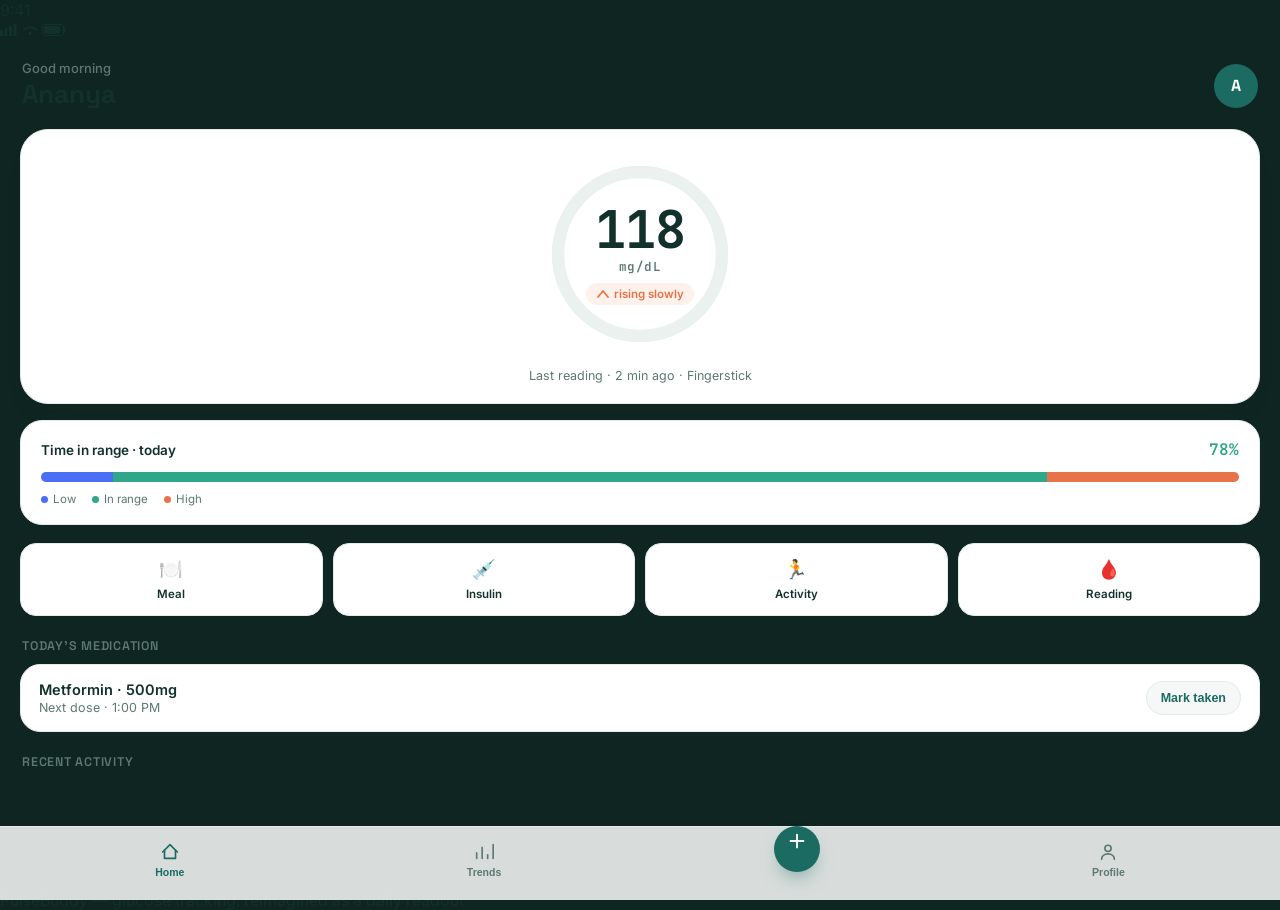
<file: index-5.html>
<!DOCTYPE html>
<html lang="en">
<head>
<meta charset="UTF-8">
<meta name="viewport" content="width=device-width, initial-scale=1.0">
<title>PulseBuddy — Glucose Tracking</title>
<link rel="stylesheet" href="style.css">
</head>
<body>

<div class="stage">
  <div class="phone">
    <div class="notch"></div>

    <div class="statusbar">
      <span class="time">9:41</span>
      <div class="status-icons">
        <svg width="18" height="12" viewBox="0 0 18 12" fill="none"><rect x="0" y="6" width="3" height="6" rx="0.5" fill="currentColor"/><rect x="4.5" y="4" width="3" height="8" rx="0.5" fill="currentColor"/><rect x="9" y="2" width="3" height="10" rx="0.5" fill="currentColor"/><rect x="13.5" y="0" width="3" height="12" rx="0.5" fill="currentColor"/></svg>
        <svg width="16" height="12" viewBox="0 0 16 12" fill="none"><path d="M8 2.5C10.9 2.5 13.5 3.7 15.4 5.6L14 7C12.4 5.4 10.3 4.5 8 4.5C5.7 4.5 3.6 5.4 2 7L0.6 5.6C2.5 3.7 5.1 2.5 8 2.5Z" fill="currentColor"/><circle cx="8" cy="9.5" r="1.5" fill="currentColor"/></svg>
        <svg width="24" height="12" viewBox="0 0 24 12" fill="none"><rect x="0.5" y="0.5" width="21" height="11" rx="2.5" stroke="currentColor"/><rect x="2" y="2" width="16" height="8" rx="1.2" fill="currentColor"/><rect x="22" y="4" width="1.5" height="4" rx="0.7" fill="currentColor"/></svg>
      </div>
    </div>

    <!-- ============ DASHBOARD ============ -->
    <section class="screen" id="screen-dashboard" data-screen="dashboard">
      <header class="greeting">
        <div>
          <p class="eyebrow">Good morning</p>
          <h1>Ananya</h1>
        </div>
        <div class="avatar" id="btnProfile" role="button" tabindex="0" aria-label="Open profile">A</div>
      </header>

      <div class="reading-card" id="readingCard">
        <div class="ring-wrap">
          <svg class="ring" viewBox="0 0 220 220" aria-hidden="true">
            <circle class="ring-track" cx="110" cy="110" r="92"></circle>
            <circle class="ring-progress" id="ringProgress" cx="110" cy="110" r="92"></circle>
          </svg>
          <div class="readout">
            <span class="readout-value" id="glucoseValue">118</span>
            <span class="readout-unit">mg/dL</span>
            <span class="readout-trend" id="trendArrow">
              <svg width="14" height="14" viewBox="0 0 14 14" fill="none"><path d="M2 10 L7 4 L12 10" stroke="currentColor" stroke-width="1.8" stroke-linecap="round" stroke-linejoin="round"/></svg>
              rising slowly
            </span>
          </div>
        </div>
        <p class="reading-meta">Last reading · <span id="readingAge">2 min ago</span> · Fingerstick</p>
      </div>

      <div class="tir-card">
        <div class="tir-head">
          <span>Time in range · today</span>
          <span class="tir-percent" id="tirPercent">78%</span>
        </div>
        <div class="tir-bar" id="tirBar">
          <div class="tir-seg tir-low" style="width:6%"></div>
          <div class="tir-seg tir-in" style="width:78%"></div>
          <div class="tir-seg tir-high" style="width:16%"></div>
        </div>
        <div class="tir-legend">
          <span><i class="dot dot-low"></i>Low</span>
          <span><i class="dot dot-in"></i>In range</span>
          <span><i class="dot dot-high"></i>High</span>
        </div>
      </div>

      <div class="quick-actions">
        <button class="qa-btn" data-log-type="meal">
          <span class="qa-icon">🍽️</span>Meal
        </button>
        <button class="qa-btn" data-log-type="insulin">
          <span class="qa-icon">💉</span>Insulin
        </button>
        <button class="qa-btn" data-log-type="activity">
          <span class="qa-icon">🏃</span>Activity
        </button>
        <button class="qa-btn" data-log-type="reading">
          <span class="qa-icon">🩸</span>Reading
        </button>
      </div>

      <div class="section-label">Today's medication</div>
      <div class="med-card">
        <div class="med-info">
          <p class="med-name">Metformin · 500mg</p>
          <p class="med-time">Next dose · 1:00 PM</p>
        </div>
        <button class="med-check" id="medCheck">Mark taken</button>
      </div>

      <div class="section-label">Recent activity</div>
      <ul class="log-list" id="dashboardLogList"></ul>
    </section>

    <!-- ============ TRENDS ============ -->
    <section class="screen hidden" id="screen-trends" data-screen="trends">
      <header class="screen-header">
        <h2>Trends</h2>
        <p>Last 8 readings</p>
      </header>

      <div class="chart-card">
        <canvas id="trendChart" width="600" height="340"></canvas>
      </div>

      <div class="stat-row">
        <div class="stat-box">
          <p class="stat-value" id="statAvg">126</p>
          <p class="stat-label">Average mg/dL</p>
        </div>
        <div class="stat-box">
          <p class="stat-value" id="statInRange">78%</p>
          <p class="stat-label">In range</p>
        </div>
        <div class="stat-box">
          <p class="stat-value" id="statVariability">Low</p>
          <p class="stat-label">Variability</p>
        </div>
      </div>

      <div class="section-label">Reading log</div>
      <ul class="log-list" id="trendsLogList"></ul>
    </section>

    <!-- ============ LOG ENTRY ============ -->
    <section class="screen hidden" id="screen-log" data-screen="log">
      <header class="screen-header">
        <h2 id="logTitle">Log a reading</h2>
        <p id="logSubtitle">Add a fingerstick or CGM value</p>
      </header>

      <form id="logForm" class="log-form">
        <div class="field-group" id="glucoseField">
          <label for="glucoseInput">Glucose (mg/dL)</label>
          <input type="number" id="glucoseInput" inputmode="numeric" placeholder="e.g. 132" min="20" max="500">
        </div>

        <div class="field-group" id="carbField">
          <label for="carbInput">Carbs (g)</label>
          <input type="number" id="carbInput" inputmode="numeric" placeholder="e.g. 45" min="0" max="300">
        </div>

        <div class="field-group" id="doseField">
          <label for="doseInput">Insulin dose (units)</label>
          <input type="number" id="doseInput" inputmode="numeric" placeholder="e.g. 4" min="0" max="100">
        </div>

        <div class="field-group" id="activityField">
          <label for="activityInput">Activity</label>
          <select id="activityInput">
            <option value="Walk">Walk</option>
            <option value="Run">Run</option>
            <option value="Cycling">Cycling</option>
            <option value="Yoga">Yoga</option>
            <option value="Strength">Strength training</option>
          </select>
        </div>

        <div class="field-group">
          <label for="noteInput">Note (optional)</label>
          <input type="text" id="noteInput" placeholder="e.g. Before lunch">
        </div>

        <button type="submit" class="submit-btn">Save entry</button>
      </form>

      <p class="form-confirm hidden" id="formConfirm">Entry saved to today's log.</p>
    </section>

    <!-- ============ PROFILE ============ -->
    <section class="screen hidden" id="screen-profile" data-screen="profile">
      <header class="screen-header">
        <h2>Profile</h2>
        <p>Your targets and device</p>
      </header>

      <div class="profile-card">
        <div class="avatar avatar-lg">A</div>
        <div>
          <p class="profile-name">Ananya Rao</p>
          <p class="profile-sub">Type 1 · since 2016</p>
        </div>
      </div>

      <div class="section-label">Target range</div>
      <div class="range-card">
        <div>
          <p class="range-value">70–180</p>
          <p class="range-label">mg/dL</p>
        </div>
        <button class="range-edit" id="rangeEdit">Adjust</button>
      </div>

      <div class="section-label">Connected device</div>
      <div class="device-card">
        <div class="device-dot"></div>
        <div>
          <p class="device-name">PulseSensor CGM</p>
          <p class="device-status">Connected · 87% battery</p>
        </div>
      </div>
    </section>

    <nav class="bottom-nav">
      <button class="nav-btn active" data-nav="dashboard">
        <svg width="22" height="22" viewBox="0 0 24 24" fill="none"><path d="M4 12L12 4L20 12" stroke="currentColor" stroke-width="1.8" stroke-linecap="round" stroke-linejoin="round"/><path d="M6 10V19H18V10" stroke="currentColor" stroke-width="1.8" stroke-linecap="round" stroke-linejoin="round"/></svg>
        <span>Home</span>
      </button>
      <button class="nav-btn" data-nav="trends">
        <svg width="22" height="22" viewBox="0 0 24 24" fill="none"><path d="M4 19V13M10 19V7M16 19V15M22 19V4" stroke="currentColor" stroke-width="1.8" stroke-linecap="round"/></svg>
        <span>Trends</span>
      </button>
      <button class="nav-btn nav-fab" data-nav="log">
        <svg width="22" height="22" viewBox="0 0 24 24" fill="none"><path d="M12 5V19M5 12H19" stroke="currentColor" stroke-width="2" stroke-linecap="round"/></svg>
      </button>
      <button class="nav-btn" data-nav="profile">
        <svg width="22" height="22" viewBox="0 0 24 24" fill="none"><circle cx="12" cy="8" r="3.4" stroke="currentColor" stroke-width="1.8"/><path d="M5 20C5 16.4 8.1 14 12 14C15.9 14 19 16.4 19 20" stroke="currentColor" stroke-width="1.8" stroke-linecap="round"/></svg>
        <span>Profile</span>
      </button>
    </nav>
  </div>

  <p class="stage-caption">PulseBuddy — glucose tracking, reimagined as a daily readout</p>
</div>

<script src="script.js"></script>
</body>
</html>
</file>
<file: style.css>
/* ===================================================================
   PulseBuddy — design tokens
   Display/UI face : Space Grotesk   (confident, geometric, medtech)
   Body face        : Inter           (neutral, highly legible)
   Data face        : JetBrains Mono  (glucose readouts = device LCD)
   Palette:
     --ink        #12312B  deep pine — primary text
     --muted      #5C7873  muted sage — secondary text
     --bg         #F5F8F6  soft mint white — app background
     --surface    #FFFFFF  card surface
     --line       #E3ECE9  hairline borders
     --brand      #1B6B63  teal — primary actions / trend
     --brand-dark #0F4A44  pressed / deep teal
     --in-range   #2FA88A  in-range green
     --high       #E8734A  high glucose coral
     --low        #4C6EF5  low glucose blue
   =================================================================== */

@import url('https://fonts.googleapis.com/css2?family=Space+Grotesk:wght@500;600;700&family=Inter:wght@400;500;600&family=JetBrains+Mono:wght@500;600;700&display=swap');

:root{
  --ink:#12312B;
  --muted:#5C7873;
  --bg:#F5F8F6;
  --surface:#FFFFFF;
  --line:#E3ECE9;
  --brand:#1B6B63;
  --brand-dark:#0F4A44;
  --in-range:#2FA88A;
  --high:#E8734A;
  --low:#4C6EF5;
  --shadow: 0 20px 40px -22px rgba(15,37,33,0.35);
}

*{ box-sizing:border-box; margin:0; padding:0; }

html,body{
  min-height:100%;
  background:#0F2521;
  font-family:'Inter', sans-serif;
  color:var(--ink);
}

@media (prefers-reduced-motion: reduce){
  *{ animation-duration:0.001ms !important; transition-duration:0.001ms !important; }
}




/* ---------- Screens ---------- */

.screen{
  flex:1;
  overflow-y:auto;
  padding:6px 20px 110px;
  scrollbar-width:none;
}
.screen::-webkit-scrollbar{ display:none; }
.hidden{ display:none !important; }

.screen-header{ padding:14px 2px 18px; }
.screen-header h2{
  font-family:'Space Grotesk', sans-serif;
  font-size:24px;
  font-weight:700;
}
.screen-header p{
  color:var(--muted);
  font-size:13.5px;
  margin-top:2px;
}

.section-label{
  font-family:'Space Grotesk', sans-serif;
  font-size:12.5px;
  font-weight:600;
  text-transform:uppercase;
  letter-spacing:0.06em;
  color:var(--muted);
  margin:22px 2px 10px;
}

/* ---------- Dashboard: greeting ---------- */

.greeting{
  display:flex;
  align-items:center;
  justify-content:space-between;
  padding:14px 2px 18px;
}
.eyebrow{ font-size:13px; color:var(--muted); font-weight:500; }
.greeting h1{
  font-family:'Space Grotesk', sans-serif;
  font-size:26px;
  font-weight:700;
  margin-top:1px;
}
.avatar{
  width:44px; height:44px;
  border-radius:50%;
  background:var(--brand);
  color:#fff;
  display:flex; align-items:center; justify-content:center;
  font-family:'Space Grotesk', sans-serif;
  font-weight:700;
  font-size:16px;
  cursor:pointer;
  flex-shrink:0;
}
.avatar-lg{ width:56px; height:56px; font-size:20px; }

/* ---------- Reading card / ring gauge ---------- */

.reading-card{
  background:var(--surface);
  border:1px solid var(--line);
  border-radius:28px;
  padding:26px 20px 20px;
  display:flex;
  flex-direction:column;
  align-items:center;
  box-shadow:0 14px 30px -22px rgba(15,49,43,0.35);
}

.ring-wrap{
  position:relative;
  width:196px;
  height:196px;
  display:flex;
  align-items:center;
  justify-content:center;
}
.ring{ width:100%; height:100%; transform:rotate(-90deg); }
.ring-track{
  fill:none;
  stroke:#EAF1EE;
  stroke-width:14;
}
.ring-progress{
  fill:none;
  stroke:var(--in-range);
  stroke-width:14;
  stroke-linecap:round;
  stroke-dasharray:578;
  stroke-dashoffset:578;
  transition:stroke-dashoffset 1.1s cubic-bezier(.3,.8,.3,1), stroke 0.5s ease;
}

.readout{
  position:absolute;
  display:flex;
  flex-direction:column;
  align-items:center;
  gap:2px;
}
.readout-value{
  font-family:'JetBrains Mono', monospace;
  font-weight:700;
  font-size:52px;
  line-height:1;
  letter-spacing:-0.02em;
  color:var(--ink);
  font-variant-numeric:tabular-nums;
}
.readout-unit{
  font-family:'JetBrains Mono', monospace;
  font-size:12.5px;
  color:var(--muted);
  font-weight:600;
  letter-spacing:0.03em;
}
.readout-trend{
  margin-top:6px;
  display:flex;
  align-items:center;
  gap:4px;
  font-size:11.5px;
  font-weight:600;
  color:var(--high);
  background:rgba(232,115,74,0.1);
  padding:4px 10px;
  border-radius:100px;
}
.readout-trend svg{ flex-shrink:0; }

.reading-meta{
  margin-top:16px;
  font-size:12.5px;
  color:var(--muted);
}

/* ---------- Time in range ---------- */

.tir-card{
  background:var(--surface);
  border:1px solid var(--line);
  border-radius:22px;
  padding:18px 20px;
  margin-top:16px;
}
.tir-head{
  display:flex;
  justify-content:space-between;
  align-items:baseline;
  font-size:13.5px;
  font-weight:600;
  margin-bottom:12px;
}
.tir-percent{
  font-family:'JetBrains Mono', monospace;
  font-size:16px;
  color:var(--in-range);
}
.tir-bar{
  display:flex;
  width:100%;
  height:10px;
  border-radius:100px;
  overflow:hidden;
  background:#EAF1EE;
}
.tir-seg{ height:100%; transition:width 0.8s ease; }
.tir-low{ background:var(--low); }
.tir-in{ background:var(--in-range); }
.tir-high{ background:var(--high); }
.tir-legend{
  display:flex;
  gap:16px;
  margin-top:10px;
  font-size:11.5px;
  color:var(--muted);
}
.tir-legend span{ display:flex; align-items:center; gap:5px; }
.dot{ width:7px; height:7px; border-radius:50%; display:inline-block; }
.dot-low{ background:var(--low); }
.dot-in{ background:var(--in-range); }
.dot-high{ background:var(--high); }

/* ---------- Quick actions ---------- */

.quick-actions{
  display:grid;
  grid-template-columns:repeat(4, 1fr);
  gap:10px;
  margin-top:18px;
}
.qa-btn{
  background:var(--surface);
  border:1px solid var(--line);
  border-radius:16px;
  padding:14px 4px;
  display:flex;
  flex-direction:column;
  align-items:center;
  gap:6px;
  font-family:'Inter', sans-serif;
  font-size:11.5px;
  font-weight:600;
  color:var(--ink);
  cursor:pointer;
  transition:transform 0.15s ease, border-color 0.15s ease;
}
.qa-btn:hover{ border-color:var(--brand); transform:translateY(-2px); }
.qa-btn:active{ transform:translateY(0); }
.qa-icon{ font-size:19px; }

/* ---------- Medication card ---------- */

.med-card{
  background:var(--surface);
  border:1px solid var(--line);
  border-radius:20px;
  padding:16px 18px;
  display:flex;
  align-items:center;
  justify-content:space-between;
}
.med-name{ font-weight:600; font-size:14.5px; }
.med-time{ font-size:12.5px; color:var(--muted); margin-top:2px; }
.med-check{
  background:var(--bg);
  border:1px solid var(--line);
  color:var(--brand);
  font-weight:600;
  font-size:12.5px;
  padding:9px 14px;
  border-radius:100px;
  cursor:pointer;
  transition:background 0.2s ease, color 0.2s ease, border-color 0.2s ease;
  white-space:nowrap;
}
.med-check.done{
  background:var(--brand);
  border-color:var(--brand);
  color:#fff;
}

/* ---------- Log list (shared: dashboard + trends) ---------- */

.log-list{ list-style:none; display:flex; flex-direction:column; gap:8px; }
.log-list li{
  background:var(--surface);
  border:1px solid var(--line);
  border-radius:16px;
  padding:12px 16px;
  display:flex;
  align-items:center;
  gap:12px;
  font-size:13px;
  animation:rise 0.4s ease both;
}
@keyframes rise{
  from{ opacity:0; transform:translateY(6px); }
  to{ opacity:1; transform:translateY(0); }
}
.log-icon{
  width:34px; height:34px;
  border-radius:10px;
  display:flex; align-items:center; justify-content:center;
  font-size:15px;
  flex-shrink:0;
  background:var(--bg);
}
.log-body{ flex:1; }
.log-title{ font-weight:600; }
.log-sub{ color:var(--muted); font-size:11.5px; margin-top:1px; }
.log-time{ color:var(--muted); font-size:11.5px; white-space:nowrap; }

/* ---------- Trends screen ---------- */

.progress-container{
    display:flex;
    justify-content:space-between;
    gap:15px;
    margin-top:20px;
    flex-wrap:wrap;
}

.progress-card{
    flex:1;
    min-width:120px;
    background:var(--surface);
    border:1px solid var(--line);
    border-radius:20px;
    padding:18px 10px;
    text-align:center;
}

.progress-ring{
    position:relative;
    width:120px;
    height:120px;
    margin:auto;
}

.progress-ring svg{
    transform:rotate(-90deg);
}

.progress-ring circle{
    fill:none;
    stroke-width:10;
}

.progress-ring .bg{
    stroke:#2b2b2b;
}

.progress-ring .progress{
    stroke:var(--brand);
    stroke-linecap:round;
    stroke-dasharray:314;
    stroke-dashoffset:314;
    transition:1s ease;
}

.progress-ring span{
    position:absolute;
    top:50%;
    left:50%;
    transform:translate(-50%,-50%);
    font-size:18px;
    font-weight:700;
}

.progress-card h3{
    margin-top:15px;
    font-size:15px;
}

.stat-row{
  display:grid;
  grid-template-columns:repeat(3, 1fr);
  gap:10px;
  margin-top:14px;
}
.stat-box{
  background:var(--surface);
  border:1px solid var(--line);
  border-radius:16px;
  padding:14px 8px;
  text-align:center;
}
.stat-value{
  font-family:'JetBrains Mono', monospace;
  font-weight:700;
  font-size:18px;
}
.stat-label{ font-size:10.5px; color:var(--muted); margin-top:3px; }

/* ---------- Log entry form ---------- */

.log-form{ display:flex; flex-direction:column; gap:14px; }
.field-group{ display:flex; flex-direction:column; gap:6px; }
.field-group label{
  font-size:12.5px;
  font-weight:600;
  color:var(--muted);
}
.field-group input,
.field-group select{
  font-family:'JetBrains Mono', monospace;
  font-size:16px;
  font-weight:600;
  padding:14px 16px;
  border-radius:14px;
  border:1px solid var(--line);
  background:var(--surface);
  color:var(--ink);
  outline:none;
  transition:border-color 0.15s ease, box-shadow 0.15s ease;
}
.field-group select{ font-family:'Inter', sans-serif; font-weight:500; }
.field-group input:focus,
.field-group select:focus{
  border-color:var(--brand);
  box-shadow:0 0 0 3px rgba(27,107,99,0.12);
}
.field-group.field-hidden{ display:none; }

.submit-btn{
  margin-top:8px;
  background:var(--brand);
  color:#fff;
  border:none;
  border-radius:100px;
  padding:16px;
  font-family:'Space Grotesk', sans-serif;
  font-weight:600;
  font-size:15px;
  cursor:pointer;
  transition:background 0.2s ease, transform 0.15s ease;
}
.submit-btn:hover{ background:var(--brand-dark); }
.submit-btn:active{ transform:scale(0.98); }

.form-confirm{
  margin-top:14px;
  text-align:center;
  color:var(--brand);
  font-weight:600;
  font-size:13.5px;
  animation:rise 0.4s ease both;
}

/* ---------- Profile screen ---------- */

.profile-card{
  display:flex;
  align-items:center;
  gap:14px;
  background:var(--surface);
  border:1px solid var(--line);
  border-radius:20px;
  padding:18px;
}
.profile-name{ font-weight:700; font-size:16px; }
.profile-sub{ font-size:12.5px; color:var(--muted); margin-top:2px; }

.range-card,
.device-card{
  background:var(--surface);
  border:1px solid var(--line);
  border-radius:20px;
  padding:16px 18px;
  display:flex;
  align-items:center;
  justify-content:space-between;
}
.range-value{
  font-family:'JetBrains Mono', monospace;
  font-weight:700;
  font-size:20px;
}
.range-label{ font-size:11.5px; color:var(--muted); }
.range-edit{
  background:var(--bg);
  border:1px solid var(--line);
  color:var(--brand);
  font-weight:600;
  font-size:12.5px;
  padding:9px 14px;
  border-radius:100px;
  cursor:pointer;
}
.device-card{ gap:14px; justify-content:flex-start; }
.device-dot{
  width:10px; height:10px;
  border-radius:50%;
  background:var(--in-range);
  box-shadow:0 0 0 4px rgba(47,168,138,0.18);
  flex-shrink:0;
}
.device-name{ font-weight:600; font-size:14px; }
.device-status{ font-size:11.5px; color:var(--muted); margin-top:2px; }

/* ---------- Bottom nav ---------- */

.bottom-nav{
position:fixed;
width:100%;
z-index:999;
  bottom:0; left:0; right:0;
  display:flex;
  align-items:center;
  justify-content:space-around;
  padding:10px 14px calc(18px + env(safe-area-inset-bottom, 0px));
  background:rgba(245,248,246,0.88);
  backdrop-filter:blur(14px);
  border-top:1px solid var(--line);
}
.nav-btn{
  background:none;
  border:none;
  display:flex;
  flex-direction:column;
  align-items:center;
  gap:3px;
  color:var(--muted);
  font-size:10.5px;
  font-weight:600;
  cursor:pointer;
  padding:4px 10px;
  transition:color 0.15s ease;
}
.nav-btn.active{ color:var(--brand); }
.nav-fab{
  background:var(--brand);
  color:#fff;
  width:46px; height:46px;
  border-radius:50%;
  margin-top:-22px;
  box-shadow:0 10px 20px -8px rgba(27,107,99,0.6);
}
.nav-fab.active{ color:#fff; }

/* ---------- Small screens ---------- */

@media (max-width:400px){
  .phone{ border-radius:40px; }
}
.running-card{
    background:#ffffff;
    border-radius:20px;
    padding:20px;
    margin:18px 0;
    box-shadow:0 5px 20px rgba(0,0,0,0.08);
}

.running-card h3{
    font-size:22px;
    margin-bottom:15px;
    color:#0f4a44;
}

.running-card p{
    margin-top:10px;
    color:#666;
    font-size:14px;
}

.running-card h2{
    font-size:30px;
    color:#1B6B63;
    margin:5px 0;
}

.running-card button{
    width:100%;
    padding:14px;
    border:none;
    border-radius:12px;
    margin-top:12px;
    font-size:16px;
    font-weight:600;
    cursor:pointer;
}

#startRun{
    background:#1B6B63;
    color:#fff;
}
.weekly-report{
display:grid;
grid-template-columns:repeat(2,1fr);
gap:15px;
margin-top:20px;
}

.report-box{
background:#fff;
padding:20px;
border-radius:20px;
text-align:center;
box-shadow:0 5px 20px rgba(0,0,0,.08);
}

.report-box h3{
font-size:28px;
color:#1B6B63;
}

.report-box p{
margin-top:5px;
color:#666;
}

.achievement-title{
margin-top:25px;
margin-bottom:15px;
}

.achievement-list{
display:flex;
flex-direction:column;
gap:10px;
}

.achievement{
background:#fff;
padding:15px;
border-radius:15px;
box-shadow:0 5px 15px rgba(0,0,0,.08);
font-weight:600;
}

#stopRun{
    background:#E53935;
    color:#fff;
}
.profile-avatar{
    width:60px;
    height:60px;
    border-radius:50%;
    overflow:hidden;
    display:flex;
    align-items:center;
    justify-content:center;
    background:#1c6b63;
}

.profile-avatar img{
    width:100%;
    height:100%;
    object-fit:cover;
    border-radius:50%;
}

.app-title{
    color:#fff;
    font-size:24px;
    font-weight:800;
    margin:0;
    letter-spacing:1px;
}

.app-subtitle{
    color:#67e8a5;
    font-size:13px;
    margin-top:4px;
}
/* ===========================
   PROFILE MODAL
=========================== */

.profile-modal{
    display:none;
    position:fixed;
    left:0;
    top:0;
    width:100%;
    height:100%;
    background:rgba(0,0,0,.6);
    z-index:9999;
    justify-content:center;
    align-items:center;
}

.profile-modal-content{
    width:90%;
    max-width:380px;
    background:#fff;
    border-radius:20px;
    padding:20px;
    display:flex;
    flex-direction:column;
    gap:12px;
    animation:popup .25s ease;
}

@keyframes popup{

    from{
        transform:scale(.8);
        opacity:0;
    }

    to{
        transform:scale(1);
        opacity:1;
    }

}

.profile-modal-content h2{

    text-align:center;
    margin-bottom:10px;

}

.profile-modal-content input{

    width:100%;
    padding:12px;
    border:1px solid #ddd;
    border-radius:10px;
    font-size:15px;

}

#saveProfileBtn{

    background:#0f9d58;
    color:#fff;
    border:none;
    padding:14px;
    border-radius:12px;
    font-size:16px;
    cursor:pointer;

}

.close-profile{

    font-size:28px;
    font-weight:bold;
    cursor:pointer;
    text-align:right;

}
.history-container{

padding:20px;

}

.history-card{

background:#fff;

padding:15px;

margin-bottom:15px;

border-radius:15px;

box-shadow:0 5px 15px rgba(0,0,0,.1);

}

.history-card h3{

margin-bottom:10px;

}
.coach-card{
    margin-top:8px;
    padding:8px 12px;
    border-radius:10px;
    background:linear-gradient(135deg,#0f766e,#16a34a);
    color:#fff;
    font-size:12px;
    line-height:1.3;
    box-shadow:0 4px 10px rgba(0,0,0,.15);
}
.user-summary{
    display:flex;
    justify-content:space-between;
    gap:10px;
    margin:12px 0;
}

.summary-box{
    flex:1;
    background:#ffffff15;
    backdrop-filter:blur(10px);
    border-radius:14px;
    text-align:center;
    padding:12px 8px;
    color:white;
}

.summary-box span{
    font-size:24px;
}

.summary-box p{
    margin-top:6px;
    font-size:14px;
    font-weight:bold;
}
.coach-card{
    background:#1f8f6a;
    color:white;
    padding:15px;
    margin:15px;
    border-radius:18px;
    box-shadow:0 8px 20px rgba(0,0,0,.2);
}

.coach-card h3{
    margin:0 0 10px;
    font-size:18px;
}

.coach-card p{
    margin:0;
    line-height:1.6;
    font-size:14px;
}
</file>
